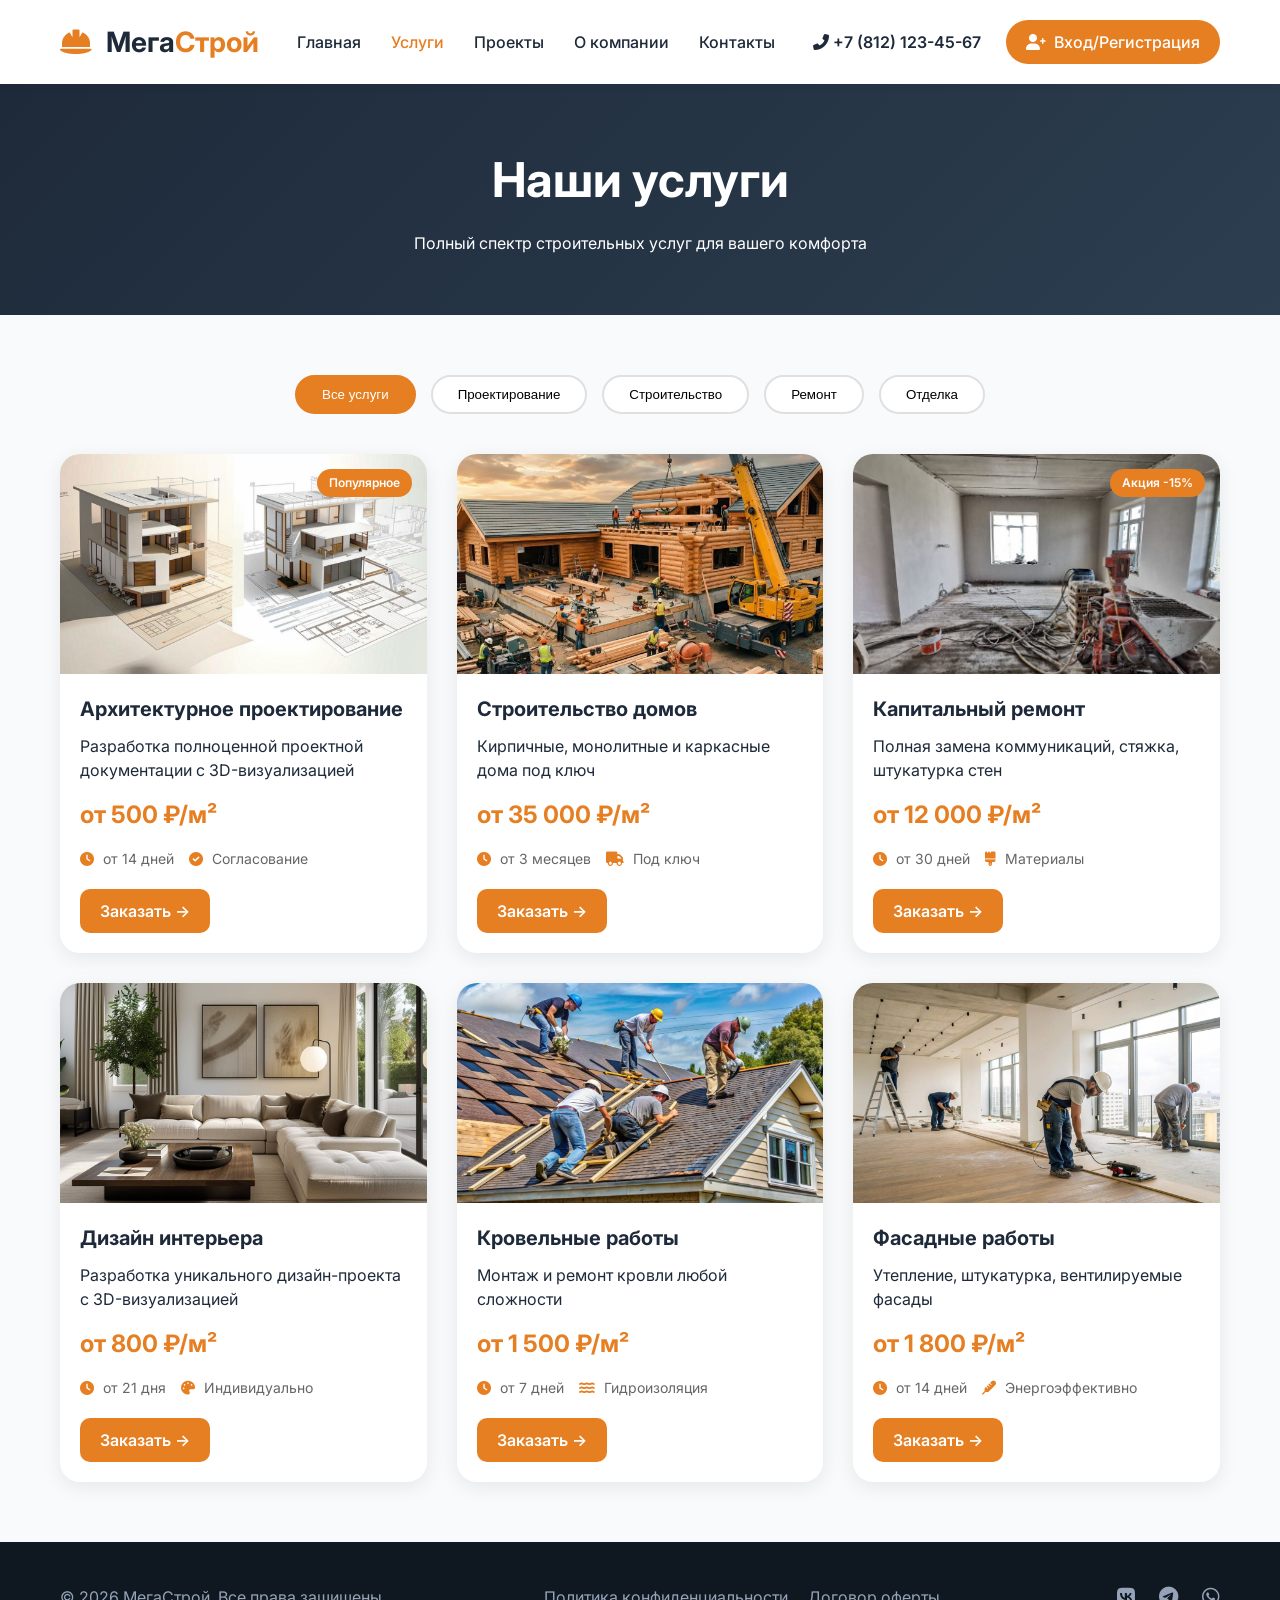
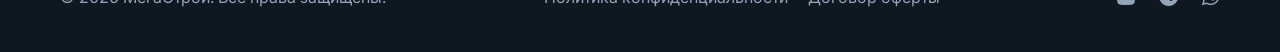
<file: catalog.html>
<!DOCTYPE html>
<html lang="ru">
<head>
    <meta charset="UTF-8">
    <meta name="viewport" content="width=device-width, initial-scale=1.0">
    <title>Услуги - МегаСтрой</title>
    <link rel="stylesheet" href="style.css">
    <link rel="stylesheet" href="catalog.css">
    <link href="https://fonts.googleapis.com/css2?family=Inter:opsz,wght@14..32,400;14..32,500;14..32,600;14..32,700&display=swap" rel="stylesheet">
    <link rel="stylesheet" href="https://cdnjs.cloudflare.com/ajax/libs/font-awesome/6.0.0-beta3/css/all.min.css">
</head>
<body>

    <header class="header">
        <div class="container">
            <div class="header-inner">
                <div class="logo">
                    <i class="fas fa-hard-hat"></i>
                    <span>Мега<span class="accent">Строй</span></span>
                </div>
                <nav class="nav">
                    <a href="index.html">Главная</a>
                    <a href="catalog.html" class="active">Услуги</a>
                    <a href="projects.html">Проекты</a>
                    <a href="index.html#about">О компании</a>
                    <a href="index.html#contacts">Контакты</a>
                </nav>
                <div class="header-right">
                    <div class="header-phone">
                        <i class="fas fa-phone-alt"></i>
                        <a href="tel:+78121234567">+7 (812) 123-45-67</a>
                    </div>
                    <div id="authButton"></div>
                </div>
                <button class="mobile-toggle" id="mobileToggle">
                    <i class="fas fa-bars"></i>
                </button>
            </div>
        </div>
    </header>

    <section class="page-header">
        <div class="container">
            <h1>Наши услуги</h1>
            <p>Полный спектр строительных услуг для вашего комфорта</p>
        </div>
    </section>

    <section class="catalog">
        <div class="container">
            <div class="catalog-filters">
                <button class="filter-btn active" data-filter="all">Все услуги</button>
                <button class="filter-btn" data-filter="design">Проектирование</button>
                <button class="filter-btn" data-filter="building">Строительство</button>
                <button class="filter-btn" data-filter="repair">Ремонт</button>
                <button class="filter-btn" data-filter="finish">Отделка</button>
            </div>

            <div class="catalog-grid">
                <div class="catalog-item" data-category="design">
                    <div class="catalog-image">
                        <img src="/img/проектирование.jpg" alt="Проектирование">
                        <div class="catalog-badge">Популярное</div>
                    </div>
                    <div class="catalog-content">
                        <h3>Архитектурное проектирование</h3>
                        <p>Разработка полноценной проектной документации с 3D-визуализацией</p>
                        <div class="catalog-price">от 500 ₽/м²</div>
                        <div class="catalog-features">
                            <span><i class="fas fa-clock"></i> от 14 дней</span>
                            <span><i class="fas fa-check-circle"></i> Согласование</span>
                        </div>
                        <a href="register.html" class="btn-order">Заказать →</a>
                    </div>
                </div>

                <div class="catalog-item" data-category="building">
                    <div class="catalog-image">
                        <img src="/img/строительство домов.jpg" alt="Строительство домов">
                    </div>
                    <div class="catalog-content">
                        <h3>Строительство домов</h3>
                        <p>Кирпичные, монолитные и каркасные дома под ключ</p>
                        <div class="catalog-price">от 35 000 ₽/м²</div>
                        <div class="catalog-features">
                            <span><i class="fas fa-clock"></i> от 3 месяцев</span>
                            <span><i class="fas fa-truck"></i> Под ключ</span>
                        </div>
                        <a href="register.html" class="btn-order">Заказать →</a>
                    </div>
                </div>

                <div class="catalog-item" data-category="repair">
                    <div class="catalog-image">
                        <img src="/img/капитальный ремонт дома.jpg" alt="Капитальный ремонт">
                        <div class="catalog-badge">Акция -15%</div>
                    </div>
                    <div class="catalog-content">
                        <h3>Капитальный ремонт</h3>
                        <p>Полная замена коммуникаций, стяжка, штукатурка стен</p>
                        <div class="catalog-price">от 12 000 ₽/м²</div>
                        <div class="catalog-features">
                            <span><i class="fas fa-clock"></i> от 30 дней</span>
                            <span><i class="fas fa-brush"></i> Материалы</span>
                        </div>
                        <a href="register.html" class="btn-order">Заказать →</a>
                    </div>
                </div>

                <div class="catalog-item" data-category="finish">
                    <div class="catalog-image">
                        <img src="/img/дизайн интерьера.jpg" alt="Дизайн интерьера">
                    </div>
                    <div class="catalog-content">
                        <h3>Дизайн интерьера</h3>
                        <p>Разработка уникального дизайн-проекта с 3D-визуализацией</p>
                        <div class="catalog-price">от 800 ₽/м²</div>
                        <div class="catalog-features">
                            <span><i class="fas fa-clock"></i> от 21 дня</span>
                            <span><i class="fas fa-palette"></i> Индивидуально</span>
                        </div>
                        <a href="register.html" class="btn-order">Заказать →</a>
                    </div>
                </div>

                <div class="catalog-item" data-category="building">
                    <div class="catalog-image">
                        <img src="/img/кровельные работы.jpg" alt="Кровельные работы">
                    </div>
                    <div class="catalog-content">
                        <h3>Кровельные работы</h3>
                        <p>Монтаж и ремонт кровли любой сложности</p>
                        <div class="catalog-price">от 1 500 ₽/м²</div>
                        <div class="catalog-features">
                            <span><i class="fas fa-clock"></i> от 7 дней</span>
                            <span><i class="fas fa-water"></i> Гидроизоляция</span>
                        </div>
                        <a href="register.html" class="btn-order">Заказать →</a>
                    </div>
                </div>

                <div class="catalog-item" data-category="finish">
                    <div class="catalog-image">
                       <img src="/img/955854fa-af88-46e0-abc6-5c0d8f391e64.png" alt="Фасадные работы">
                    </div>
                    <div class="catalog-content">
                        <h3>Фасадные работы</h3>
                        <p>Утепление, штукатурка, вентилируемые фасады</p>
                        <div class="catalog-price">от 1 800 ₽/м²</div>
                        <div class="catalog-features">
                            <span><i class="fas fa-clock"></i> от 14 дней</span>
                            <span><i class="fas fa-thermometer"></i> Энергоэффективно</span>
                        </div>
                        <a href="register.html" class="btn-order">Заказать →</a>
                    </div>
                </div>
            </div>
        </div>
    </section>

    <footer class="footer">
        <div class="container">
            <div class="footer-inner">
                <div class="footer-copy">© 2026 МегаСтрой. Все права защищены.</div>
                <div class="footer-links">
                    <a href="#">Политика конфиденциальности</a>
                    <a href="#">Договор оферты</a>
                </div>
                <div class="footer-social">
                    <a href="#"><i class="fab fa-vk"></i></a>
                    <a href="#"><i class="fab fa-telegram"></i></a>
                    <a href="#"><i class="fab fa-whatsapp"></i></a>
                </div>
            </div>
        </div>
    </footer>

    <script src="script.js"></script>
    <script>
        const filterBtns = document.querySelectorAll('.filter-btn');
        const catalogItems = document.querySelectorAll('.catalog-item');

        filterBtns.forEach(btn => {
            btn.addEventListener('click', () => {
                filterBtns.forEach(b => b.classList.remove('active'));
                btn.classList.add('active');
                const filter = btn.dataset.filter;

                catalogItems.forEach(item => {
                    if (filter === 'all' || item.dataset.category === filter) {
                        item.style.display = 'block';
                    } else {
                        item.style.display = 'none';
                    }
                });
            });
        });

        function updateAuthUI() {
            const currentUser = localStorage.getItem('currentUser');
            const authButton = document.getElementById('authButton');
            
            if (currentUser) {
                const user = JSON.parse(currentUser);
                authButton.innerHTML = `
                    <div class="user-menu" style="position: relative;">
                        <span class="user-name" style="background: #e67e22; color: white; padding: 8px 16px; border-radius: 30px; cursor: pointer; display: inline-flex; align-items: center; gap: 8px;">
                            <i class="fas fa-user-circle"></i> ${user.name}
                        </span>
                        <div class="user-dropdown" style="display: none; position: absolute; right: 0; top: 45px; background: white; box-shadow: 0 10px 25px rgba(0,0,0,0.1); border-radius: 12px; overflow: hidden; min-width: 180px; z-index: 100;">
                            <a href="profile.html" style="display: flex; align-items: center; gap: 10px; padding: 12px 20px; text-decoration: none; color: #1e2a3a;"><i class="fas fa-id-card"></i> Личный кабинет</a>
                            <a href="#" id="logoutBtn" style="display: flex; align-items: center; gap: 10px; padding: 12px 20px; text-decoration: none; color: #1e2a3a;"><i class="fas fa-sign-out-alt"></i> Выйти</a>
                        </div>
                    </div>
                `;
                const userMenu = document.querySelector('.user-menu');
                const userDropdown = document.querySelector('.user-dropdown');
                if (userMenu) {
                    userMenu.addEventListener('mouseenter', () => { userDropdown.style.display = 'block'; });
                    userMenu.addEventListener('mouseleave', () => { userDropdown.style.display = 'none'; });
                }
                document.getElementById('logoutBtn')?.addEventListener('click', (e) => {
                    e.preventDefault();
                    localStorage.removeItem('currentUser');
                    window.location.href = 'index.html';
                });
            } else {
                authButton.innerHTML = `<a href="register.html" class="btn-register"><i class="fas fa-user-plus"></i> Вход/Регистрация</a>`;
            }
        }
        updateAuthUI();
    </script>
</body>
</html>
</file>
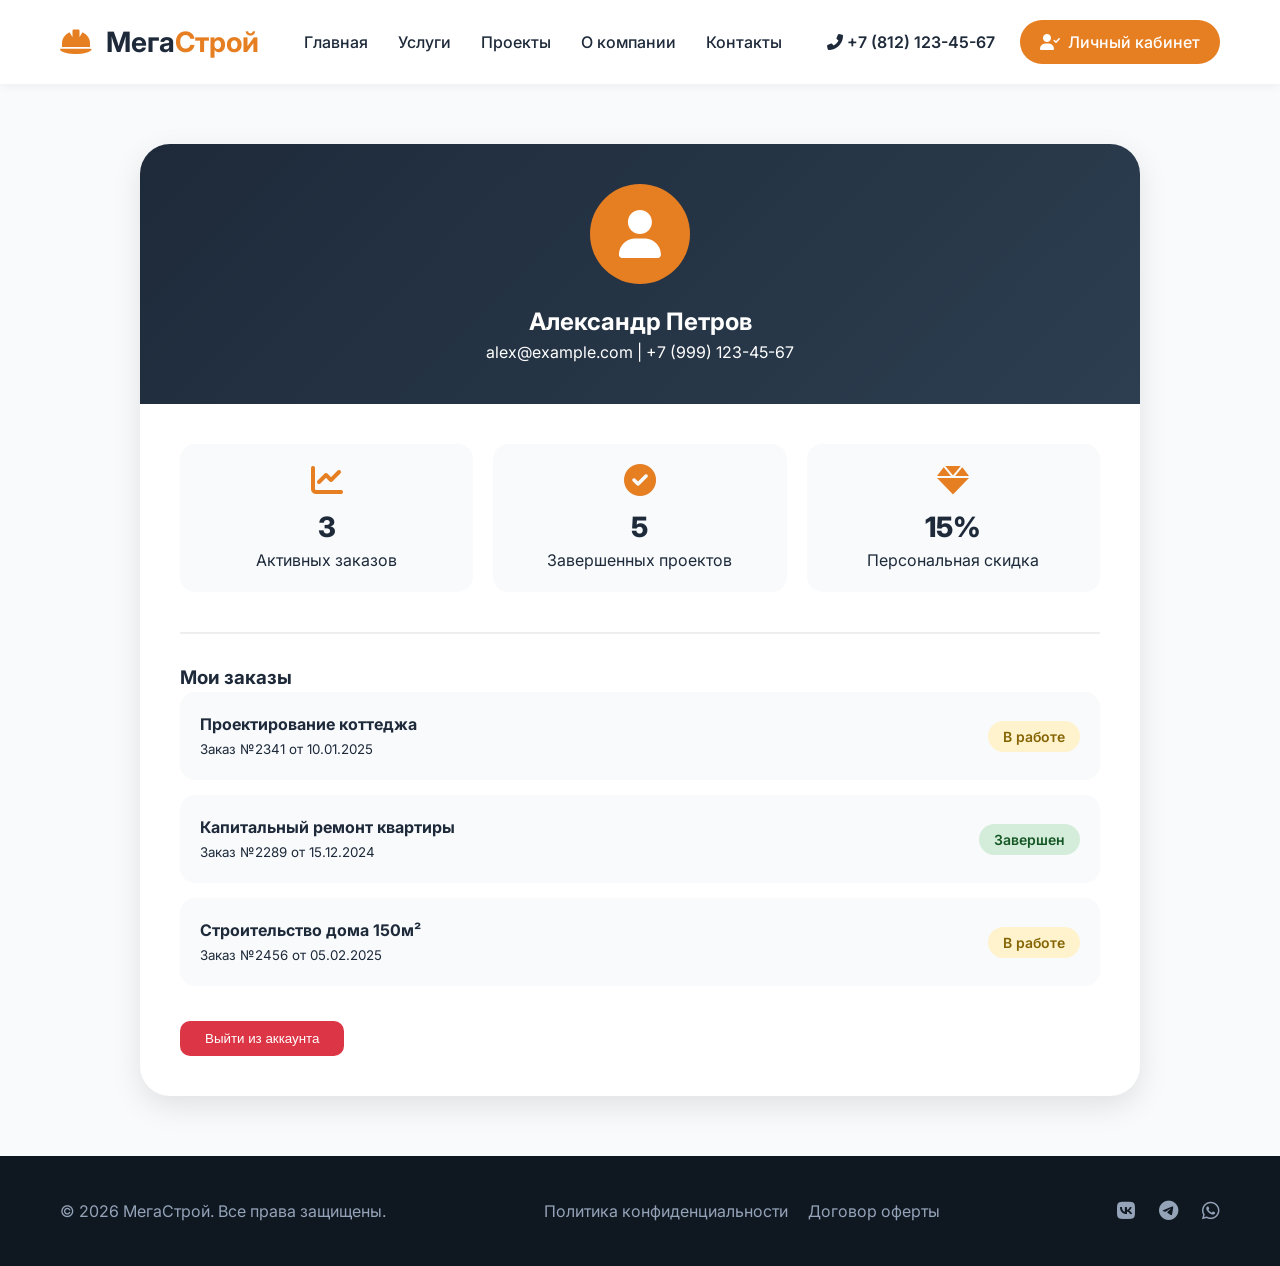
<file: profile.html>
<!DOCTYPE html>
<html lang="ru">
<head>
    <meta charset="UTF-8">
    <meta name="viewport" content="width=device-width, initial-scale=1.0">
    <title>Личный кабинет - МегаСтрой</title>
    <link rel="stylesheet" href="style.css">
    <link href="https://fonts.googleapis.com/css2?family=Inter:opsz,wght@14..32,400;14..32,500;14..32,600;14..32,700&display=swap" rel="stylesheet">
    <link rel="stylesheet" href="https://cdnjs.cloudflare.com/ajax/libs/font-awesome/6.0.0-beta3/css/all.min.css">
    <style>
        .profile-page {
            padding: 60px 0;
            background: #f8fafc;
            min-height: 70vh;
        }
        .profile-container {
            max-width: 1000px;
            margin: 0 auto;
            background: white;
            border-radius: 30px;
            overflow: hidden;
            box-shadow: 0 10px 30px rgba(0,0,0,0.1);
        }
        .profile-header {
            background: linear-gradient(135deg, #1e2a3a 0%, #2c3e50 100%);
            color: white;
            padding: 40px;
            text-align: center;
        }
        .profile-avatar {
            width: 100px;
            height: 100px;
            background: #e67e22;
            border-radius: 50%;
            display: flex;
            align-items: center;
            justify-content: center;
            margin: 0 auto 20px;
            font-size: 48px;
        }
        .profile-content {
            padding: 40px;
        }
        .profile-stats {
            display: grid;
            grid-template-columns: repeat(3, 1fr);
            gap: 20px;
            margin-bottom: 40px;
        }
        .stat-card {
            background: #f8fafc;
            padding: 20px;
            border-radius: 15px;
            text-align: center;
        }
        .stat-card i {
            font-size: 32px;
            color: #e67e22;
            margin-bottom: 10px;
        }
        .stat-card .number {
            font-size: 28px;
            font-weight: 800;
            color: #1e2a3a;
        }
        .orders-list {
            border-top: 2px solid #eee;
            padding-top: 30px;
        }
        .order-item {
            background: #f8fafc;
            padding: 20px;
            border-radius: 15px;
            margin-bottom: 15px;
            display: flex;
            justify-content: space-between;
            align-items: center;
        }
        .order-status {
            padding: 5px 15px;
            border-radius: 20px;
            font-size: 14px;
            font-weight: 600;
        }
        .status-completed {
            background: #d4edda;
            color: #155724;
        }
        .status-progress {
            background: #fff3cd;
            color: #856404;
        }
        .btn-logout {
            background: #dc3545;
            color: white;
            border: none;
            padding: 10px 25px;
            border-radius: 10px;
            cursor: pointer;
            margin-top: 20px;
        }
        .btn-logout:hover {
            background: #c82333;
        }
    </style>
</head>
<body>

    <header class="header">
        <div class="container">
            <div class="header-inner">
                <div class="logo">
                    <i class="fas fa-hard-hat"></i>
                    <span>Мега<span class="accent">Строй</span></span>
                </div>
                <nav class="nav">
                    <a href="index.html">Главная</a>
                    <a href="catalog.html">Услуги</a>
                    <a href="projects.html">Проекты</a>
                    <a href="index.html#about">О компании</a>
                    <a href="index.html#contacts">Контакты</a>
                </nav>
                <div class="header-right">
                    <div class="header-phone">
                        <i class="fas fa-phone-alt"></i>
                        <a href="tel:+78121234567">+7 (812) 123-45-67</a>
                    </div>
                    <a href="register.html" class="btn-register">
                        <i class="fas fa-user-check"></i> Личный кабинет
                    </a>
                </div>
                <button class="mobile-toggle" id="mobileToggle">
                    <i class="fas fa-bars"></i>
                </button>
            </div>
        </div>
    </header>

    <section class="profile-page">
        <div class="container">
            <div class="profile-container">
                <div class="profile-header">
                    <div class="profile-avatar">
                        <i class="fas fa-user"></i>
                    </div>
                    <h2>Александр Петров</h2>
                    <p>alex@example.com | +7 (999) 123-45-67</p>
                </div>
                <div class="profile-content">
                    <div class="profile-stats">
                        <div class="stat-card">
                            <i class="fas fa-chart-line"></i>
                            <div class="number">3</div>
                            <div>Активных заказов</div>
                        </div>
                        <div class="stat-card">
                            <i class="fas fa-check-circle"></i>
                            <div class="number">5</div>
                            <div>Завершенных проектов</div>
                        </div>
                        <div class="stat-card">
                            <i class="fas fa-gem"></i>
                            <div class="number">15%</div>
                            <div>Персональная скидка</div>
                        </div>
                    </div>

                    <div class="orders-list">
                        <h3>Мои заказы</h3>
                        <div class="order-item">
                            <div>
                                <strong>Проектирование коттеджа</strong><br>
                                <small>Заказ №2341 от 10.01.2025</small>
                            </div>
                            <div class="order-status status-progress">В работе</div>
                        </div>
                        <div class="order-item">
                            <div>
                                <strong>Капитальный ремонт квартиры</strong><br>
                                <small>Заказ №2289 от 15.12.2024</small>
                            </div>
                            <div class="order-status status-completed">Завершен</div>
                        </div>
                        <div class="order-item">
                            <div>
                                <strong>Строительство дома 150м²</strong><br>
                                <small>Заказ №2456 от 05.02.2025</small>
                            </div>
                            <div class="order-status status-progress">В работе</div>
                        </div>
                    </div>

                    <button class="btn-logout" onclick="logout()">Выйти из аккаунта</button>
                </div>
            </div>
        </div>
    </section>

    <footer class="footer">
        <div class="container">
            <div class="footer-inner">
                <div class="footer-copy">© 2026 МегаСтрой. Все права защищены.</div>
                <div class="footer-links">
                    <a href="#">Политика конфиденциальности</a>
                    <a href="#">Договор оферты</a>
                </div>
                <div class="footer-social">
                    <a href="#"><i class="fab fa-vk"></i></a>
                    <a href="#"><i class="fab fa-telegram"></i></a>
                    <a href="#"><i class="fab fa-whatsapp"></i></a>
                </div>
            </div>
        </div>
    </footer>

    <script src="script.js"></script>
    <script>
        function logout() {
            if(confirm('Вы уверены, что хотите выйти?')) {
                window.location.href = 'index.html';
            }
        }
    </script>
</body>
</html>
</file>
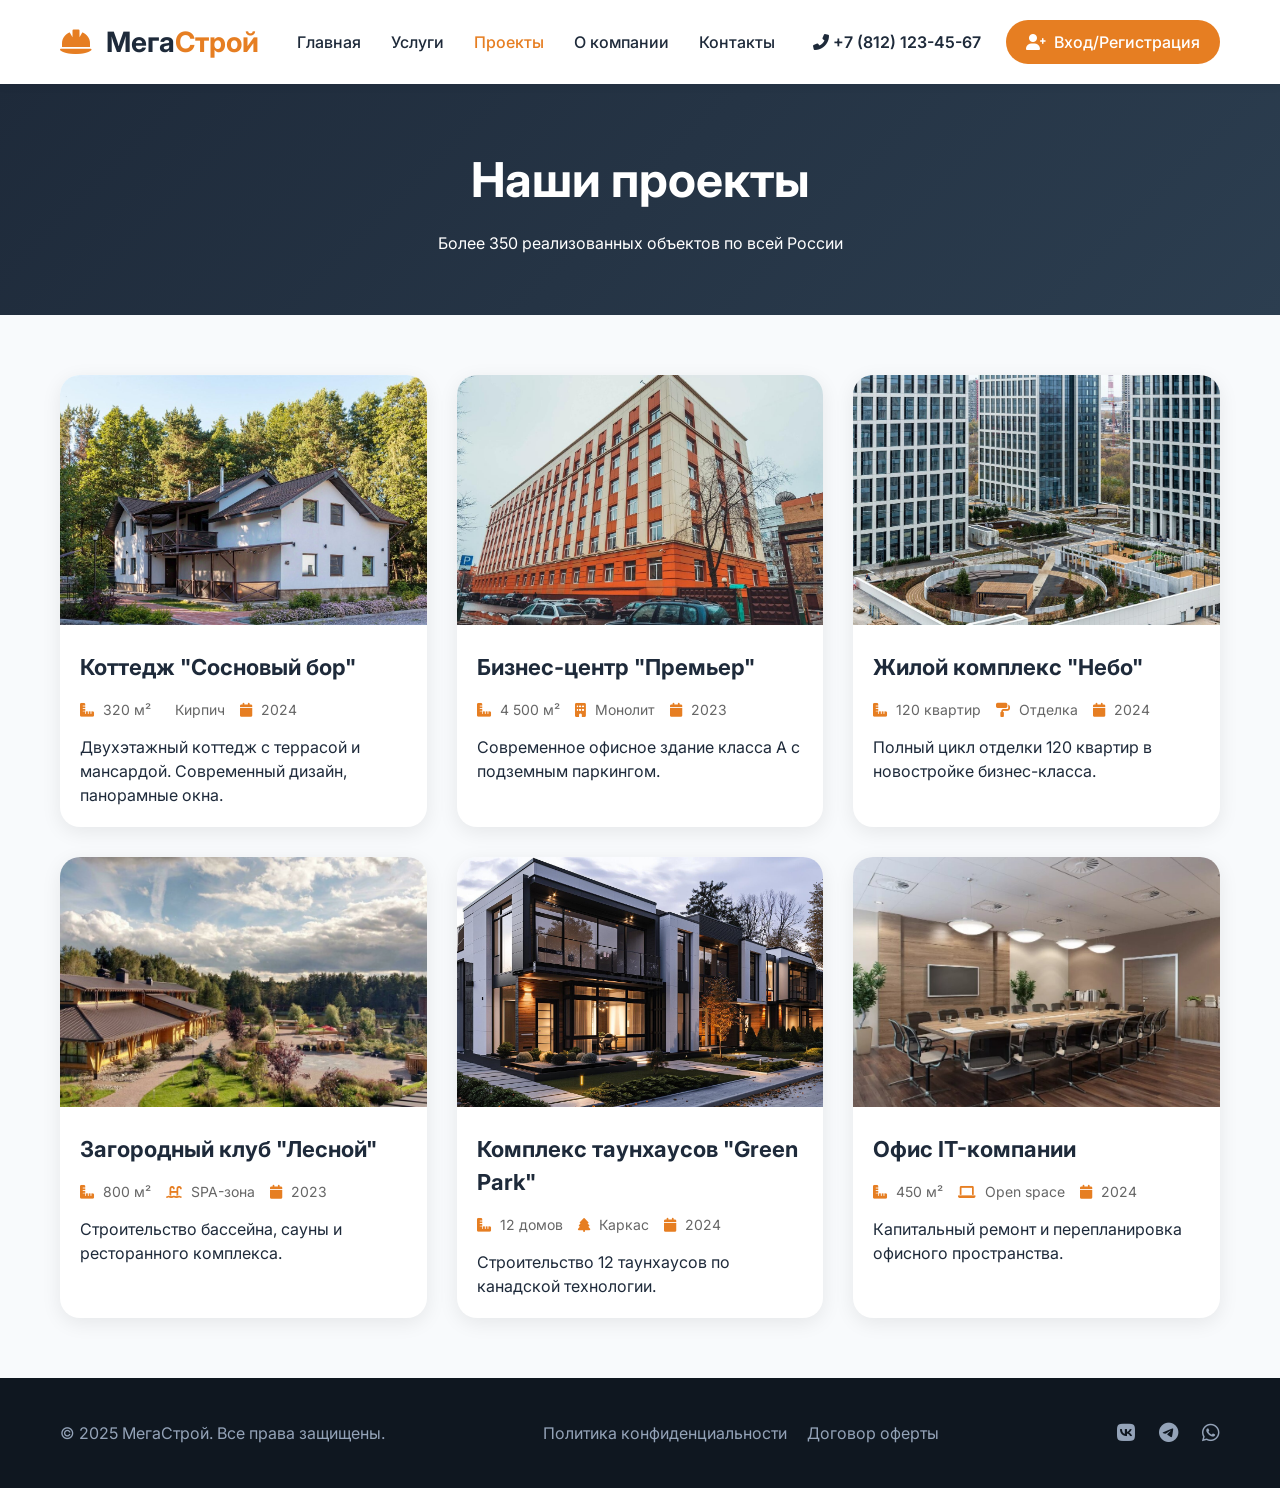
<file: projects.html>
<!DOCTYPE html>
<html lang="ru">
<head>
    <meta charset="UTF-8">
    <meta name="viewport" content="width=device-width, initial-scale=1.0">
    <title>Наши проекты - МегаСтрой</title>
    <link rel="stylesheet" href="style.css">
    <link href="https://fonts.googleapis.com/css2?family=Inter:opsz,wght@14..32,400;14..32,500;14..32,600;14..32,700&display=swap" rel="stylesheet">
    <link rel="stylesheet" href="https://cdnjs.cloudflare.com/ajax/libs/font-awesome/6.0.0-beta3/css/all.min.css">
    <style>
        .projects-gallery {
            padding: 60px 0;
            background: #f8fafc;
        }
        .projects-grid {
            display: grid;
            grid-template-columns: repeat(auto-fill, minmax(350px, 1fr));
            gap: 30px;
        }
        .project-card {
            background: white;
            border-radius: 20px;
            overflow: hidden;
            box-shadow: 0 5px 20px rgba(0,0,0,0.08);
            transition: transform 0.3s;
        }
        .project-card:hover {
            transform: translateY(-5px);
        }
        .project-card img {
            width: 100%;
            height: 250px;
            object-fit: cover;
        }
        .project-info {
            padding: 20px;
        }
        .project-info h3 {
            font-size: 22px;
            margin-bottom: 10px;
        }
        .project-meta {
            display: flex;
            gap: 15px;
            margin: 15px 0;
            color: #666;
            font-size: 14px;
        }
        .project-meta i {
            color: #e67e22;
            margin-right: 5px;
        }
        .page-header {
            background: linear-gradient(135deg, #1e2a3a 0%, #2c3e50 100%);
            color: white;
            padding: 60px 0;
            text-align: center;
        }
        .page-header h1 {
            font-size: 48px;
            margin-bottom: 15px;
        }
    </style>
</head>
<body>

    <header class="header">
        <div class="container">
            <div class="header-inner">
                <div class="logo">
                    <i class="fas fa-hard-hat"></i>
                    <span>Мега<span class="accent">Строй</span></span>
                </div>
                <nav class="nav">
                    <a href="index.html">Главная</a>
                    <a href="catalog.html">Услуги</a>
                    <a href="projects.html" class="active">Проекты</a>
                    <a href="index.html#about">О компании</a>
                    <a href="index.html#contacts">Контакты</a>
                </nav>
                <div class="header-right">
                    <div class="header-phone">
                        <i class="fas fa-phone-alt"></i>
                        <a href="tel:+78121234567">+7 (812) 123-45-67</a>
                    </div>
                    <div id="authButton"></div>
                </div>
                <button class="mobile-toggle" id="mobileToggle">
                    <i class="fas fa-bars"></i>
                </button>
            </div>
        </div>
    </header>

    <section class="page-header">
        <div class="container">
            <h1>Наши проекты</h1>
            <p>Более 350 реализованных объектов по всей России</p>
        </div>
    </section>

    <section class="projects-gallery">
        <div class="container">
            <div class="projects-grid">
                <div class="project-card">
                    <img src="/img/сосновый бор.jpg" alt="Коттедж Сосновый бор">
                    <div class="project-info">
                        <h3>Коттедж "Сосновый бор"</h3>
                        <div class="project-meta">
                            <span><i class="fas fa-ruler-combined"></i> 320 м²</span>
                            <span><i class="fas fa-brick"></i> Кирпич</span>
                            <span><i class="fas fa-calendar"></i> 2024</span>
                        </div>
                        <p>Двухэтажный коттедж с террасой и мансардой. Современный дизайн, панорамные окна.</p>
                    </div>
                </div>

                <div class="project-card">
                    <img src="/img/бизнес центр премьер.jpg" alt="Бизнес-центр Премьер">
                    <div class="project-info">
                        <h3>Бизнес-центр "Премьер"</h3>
                        <div class="project-meta">
                            <span><i class="fas fa-ruler-combined"></i> 4 500 м²</span>
                            <span><i class="fas fa-building"></i> Монолит</span>
                            <span><i class="fas fa-calendar"></i> 2023</span>
                        </div>
                        <p>Современное офисное здание класса А с подземным паркингом.</p>
                    </div>
                </div>

                <div class="project-card">
                    <img src="/img/жк небо.jpg" alt="ЖК Небо">
                    <div class="project-info">
                        <h3>Жилой комплекс "Небо"</h3>
                        <div class="project-meta">
                            <span><i class="fas fa-ruler-combined"></i> 120 квартир</span>
                            <span><i class="fas fa-paint-roller"></i> Отделка</span>
                            <span><i class="fas fa-calendar"></i> 2024</span>
                        </div>
                        <p>Полный цикл отделки 120 квартир в новостройке бизнес-класса.</p>
                    </div>
                </div>

                <div class="project-card">
                    <img src="/img/загородный клуб.jpg" alt="Загородный клуб">
                    <div class="project-info">
                        <h3>Загородный клуб "Лесной"</h3>
                        <div class="project-meta">
                            <span><i class="fas fa-ruler-combined"></i> 800 м²</span>
                            <span><i class="fas fa-swimming-pool"></i> SPA-зона</span>
                            <span><i class="fas fa-calendar"></i> 2023</span>
                        </div>
                        <p>Строительство бассейна, сауны и ресторанного комплекса.</p>
                    </div>
                </div>

                <div class="project-card">
                    <img src="/img/таунхаусы.jpg" alt="Таунхаусы">
                    <div class="project-info">
                        <h3>Комплекс таунхаусов "Green Park"</h3>
                        <div class="project-meta">
                            <span><i class="fas fa-ruler-combined"></i> 12 домов</span>
                            <span><i class="fas fa-tree"></i> Каркас</span>
                            <span><i class="fas fa-calendar"></i> 2024</span>
                        </div>
                        <p>Строительство 12 таунхаусов по канадской технологии.</p>
                    </div>
                </div>

                <div class="project-card">
                    <img src="/img/ремонт офиса.jpg" alt="Ремонт офиса">
                    <div class="project-info">
                        <h3>Офис IT-компании</h3>
                        <div class="project-meta">
                            <span><i class="fas fa-ruler-combined"></i> 450 м²</span>
                            <span><i class="fas fa-laptop"></i> Open space</span>
                            <span><i class="fas fa-calendar"></i> 2024</span>
                        </div>
                        <p>Капитальный ремонт и перепланировка офисного пространства.</p>
                    </div>
                </div>
            </div>
        </div>
    </section>

    <footer class="footer">
        <div class="container">
            <div class="footer-inner">
                <div class="footer-copy">© 2025 МегаСтрой. Все права защищены.</div>
                <div class="footer-links">
                    <a href="#">Политика конфиденциальности</a>
                    <a href="#">Договор оферты</a>
                </div>
                <div class="footer-social">
                    <a href="#"><i class="fab fa-vk"></i></a>
                    <a href="#"><i class="fab fa-telegram"></i></a>
                    <a href="#"><i class="fab fa-whatsapp"></i></a>
                </div>
            </div>
        </div>
    </footer>

    <script src="script.js"></script>
    <script>
        function updateAuthUI() {
            const currentUser = localStorage.getItem('currentUser');
            const authButton = document.getElementById('authButton');
            
            if (currentUser) {
                const user = JSON.parse(currentUser);
                authButton.innerHTML = `
                    <div class="user-menu" style="position: relative;">
                        <span class="user-name" style="background: #e67e22; color: white; padding: 8px 16px; border-radius: 30px; cursor: pointer; display: inline-flex; align-items: center; gap: 8px;">
                            <i class="fas fa-user-circle"></i> ${user.name}
                        </span>
                        <div class="user-dropdown" style="display: none; position: absolute; right: 0; top: 45px; background: white; box-shadow: 0 10px 25px rgba(0,0,0,0.1); border-radius: 12px; overflow: hidden; min-width: 180px; z-index: 100;">
                            <a href="profile.html" style="display: flex; align-items: center; gap: 10px; padding: 12px 20px; text-decoration: none; color: #1e2a3a;"><i class="fas fa-id-card"></i> Личный кабинет</a>
                            <a href="#" id="logoutBtn" style="display: flex; align-items: center; gap: 10px; padding: 12px 20px; text-decoration: none; color: #1e2a3a;"><i class="fas fa-sign-out-alt"></i> Выйти</a>
                        </div>
                    </div>
                `;
                const userMenu = document.querySelector('.user-menu');
                const userDropdown = document.querySelector('.user-dropdown');
                if (userMenu) {
                    userMenu.addEventListener('mouseenter', () => { userDropdown.style.display = 'block'; });
                    userMenu.addEventListener('mouseleave', () => { userDropdown.style.display = 'none'; });
                }
                document.getElementById('logoutBtn')?.addEventListener('click', (e) => {
                    e.preventDefault();
                    localStorage.removeItem('currentUser');
                    window.location.href = 'index.html';
                });
            } else {
                authButton.innerHTML = `<a href="register.html" class="btn-register"><i class="fas fa-user-plus"></i> Вход/Регистрация</a>`;
            }
        }
        updateAuthUI();
    </script>
</body>
</html>
</file>
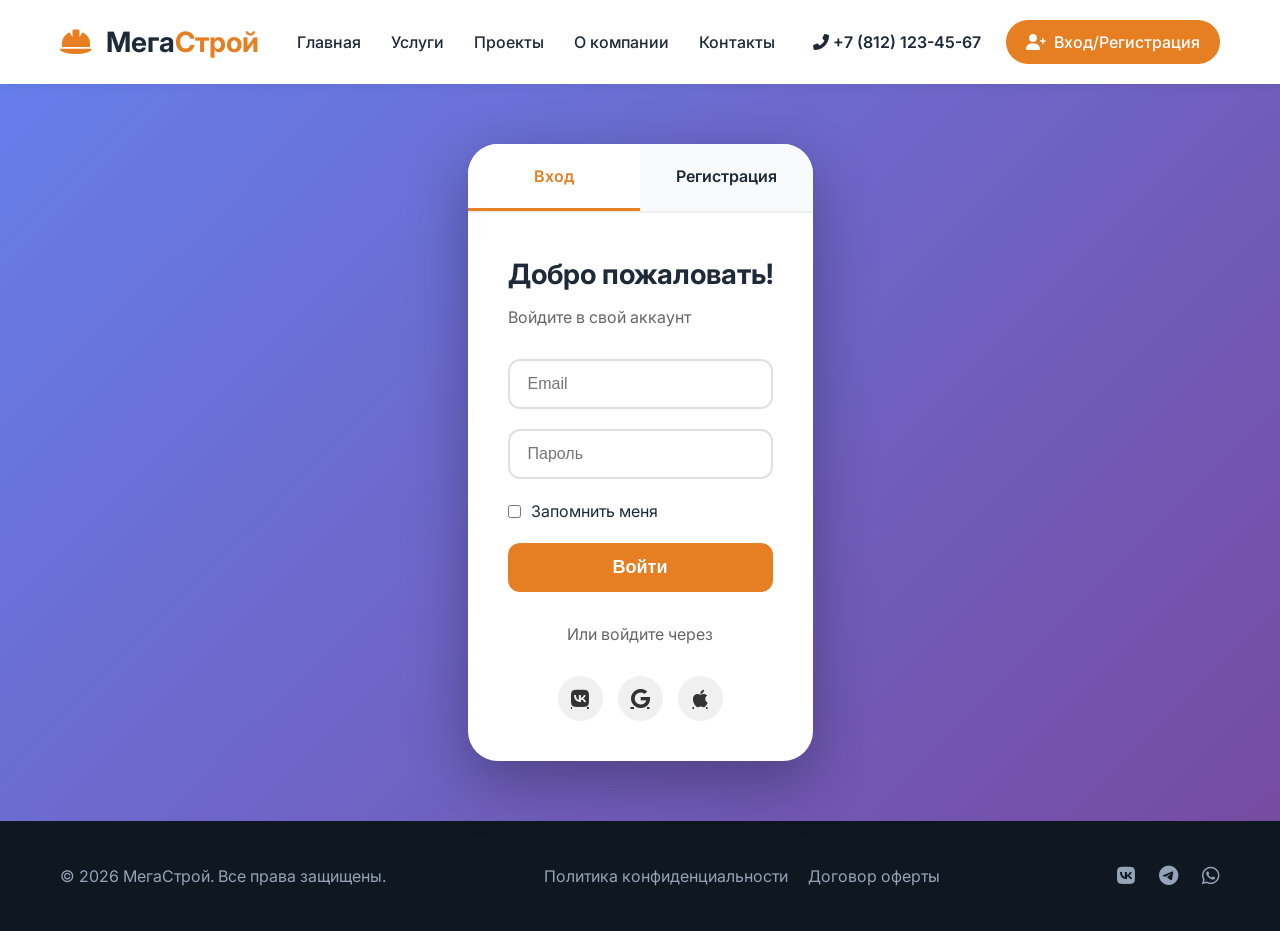
<file: register.html>
<!DOCTYPE html>
<html lang="ru">
<head>
    <meta charset="UTF-8">
    <meta name="viewport" content="width=device-width, initial-scale=1.0">
    <title>Регистрация и вход - МегаСтрой</title>
    <link rel="stylesheet" href="style.css">
    <link href="https://fonts.googleapis.com/css2?family=Inter:opsz,wght@14..32,400;14..32,500;14..32,600;14..32,700&display=swap" rel="stylesheet">
    <link rel="stylesheet" href="https://cdnjs.cloudflare.com/ajax/libs/font-awesome/6.0.0-beta3/css/all.min.css">
    <style>
        .auth-page {
            min-height: 80vh;
            display: flex;
            align-items: center;
            padding: 60px 0;
            background: linear-gradient(135deg, #667eea 0%, #764ba2 100%);
        }
        .auth-container {
            max-width: 500px;
            margin: 0 auto;
            background: white;
            border-radius: 30px;
            box-shadow: 0 20px 60px rgba(0,0,0,0.3);
            overflow: hidden;
        }
        .auth-tabs {
            display: flex;
            border-bottom: 2px solid #eee;
        }
        .auth-tab {
            flex: 1;
            text-align: center;
            padding: 20px;
            cursor: pointer;
            font-weight: 600;
            transition: all 0.3s;
            background: #f8fafc;
        }
        .auth-tab.active {
            background: white;
            color: #e67e22;
            border-bottom: 3px solid #e67e22;
        }
        .auth-form {
            padding: 40px;
            display: none;
        }
        .auth-form.active {
            display: block;
        }
        .auth-form h2 {
            margin-bottom: 10px;
            font-size: 28px;
        }
        .auth-form p {
            color: #666;
            margin-bottom: 30px;
        }
        .form-group {
            margin-bottom: 20px;
        }
        .form-group input {
            width: 100%;
            padding: 14px 18px;
            border: 2px solid #e0e0e0;
            border-radius: 12px;
            font-size: 16px;
            transition: all 0.3s;
        }
        .form-group input:focus {
            outline: none;
            border-color: #e67e22;
        }
        .checkbox-group {
            display: flex;
            align-items: center;
            gap: 10px;
            margin: 20px 0;
        }
        .auth-btn {
            width: 100%;
            padding: 14px;
            background: #e67e22;
            color: white;
            border: none;
            border-radius: 12px;
            font-size: 18px;
            font-weight: 600;
            cursor: pointer;
            transition: background 0.3s;
        }
        .auth-btn:hover {
            background: #d35400;
        }
        .social-login {
            margin-top: 30px;
            text-align: center;
        }
        .social-icons {
            display: flex;
            justify-content: center;
            gap: 15px;
            margin-top: 15px;
        }
        .social-icons a {
            width: 45px;
            height: 45px;
            background: #f0f0f0;
            border-radius: 50%;
            display: flex;
            align-items: center;
            justify-content: center;
            color: #333;
            font-size: 20px;
            transition: all 0.3s;
        }
        .social-icons a:hover {
            background: #e67e22;
            color: white;
            transform: translateY(-3px);
        }
        .header-auth {
            background: rgba(255,255,255,0.95);
        }
    </style>
</head>
<body>

    <header class="header header-auth">
        <div class="container">
            <div class="header-inner">
                <div class="logo">
                    <i class="fas fa-hard-hat"></i>
                    <span>Мега<span class="accent">Строй</span></span>
                </div>
                <nav class="nav">
                    <a href="index.html">Главная</a>
                    <a href="catalog.html">Услуги</a>
                    <a href="projects.html">Проекты</a>
                    <a href="index.html#about">О компании</a>
                    <a href="index.html#contacts">Контакты</a>
                </nav>
                <div class="header-right">
                    <div class="header-phone">
                        <i class="fas fa-phone-alt"></i>
                        <a href="tel:+78121234567">+7 (812) 123-45-67</a>
                    </div>
                    <a href="register.html" class="btn-register active-btn">
                        <i class="fas fa-user-plus"></i> Вход/Регистрация
                    </a>
                </div>
                <button class="mobile-toggle" id="mobileToggle">
                    <i class="fas fa-bars"></i>
                </button>
            </div>
        </div>
    </header>

    <section class="auth-page">
        <div class="container">
            <div class="auth-container">
                <div class="auth-tabs">
                    <div class="auth-tab active" data-tab="login">Вход</div>
                    <div class="auth-tab" data-tab="register">Регистрация</div>
                </div>

                <!-- Форма входа -->
                <div class="auth-form active" id="login-form">
                    <h2>Добро пожаловать!</h2>
                    <p>Войдите в свой аккаунт</p>
                    <form id="loginForm">
                        <div class="form-group">
                            <input type="email" placeholder="Email" required>
                        </div>
                        <div class="form-group">
                            <input type="password" placeholder="Пароль" required>
                        </div>
                        <div class="checkbox-group">
                            <input type="checkbox" id="remember">
                            <label for="remember">Запомнить меня</label>
                        </div>
                        <button type="submit" class="auth-btn">Войти</button>
                    </form>
                    <div class="social-login">
                        <p>Или войдите через</p>
                        <div class="social-icons">
                            <a href="#"><i class="fab fa-vk"></i></a>
                            <a href="#"><i class="fab fa-google"></i></a>
                            <a href="#"><i class="fab fa-apple"></i></a>
                        </div>
                    </div>
                </div>

                <!-- Форма регистрации -->
                <div class="auth-form" id="register-form">
                    <h2>Создать аккаунт</h2>
                    <p>Зарегистрируйтесь для получения персональных скидок</p>
                    <form id="registerForm">
                        <div class="form-group">
                            <input type="text" placeholder="Ваше имя" required>
                        </div>
                        <div class="form-group">
                            <input type="email" placeholder="Email" required>
                        </div>
                        <div class="form-group">
                            <input type="tel" placeholder="Телефон" required>
                        </div>
                        <div class="form-group">
                            <input type="password" placeholder="Пароль" required>
                        </div>
                        <div class="form-group">
                            <input type="password" placeholder="Подтвердите пароль" required>
                        </div>
                        <div class="checkbox-group">
                            <input type="checkbox" id="agree" required>
                            <label for="agree">Я согласен с условиями обработки персональных данных</label>
                        </div>
                        <button type="submit" class="auth-btn">Зарегистрироваться</button>
                    </form>
                    <div class="social-login">
                        <p>Или зарегистрируйтесь через</p>
                        <div class="social-icons">
                            <a href="#"><i class="fab fa-vk"></i></a>
                            <a href="#"><i class="fab fa-google"></i></a>
                            <a href="#"><i class="fab fa-apple"></i></a>
                        </div>
                    </div>
                </div>
            </div>
        </div>
    </section>

    <footer class="footer">
        <div class="container">
            <div class="footer-inner">
                <div class="footer-copy">© 2026 МегаСтрой. Все права защищены.</div>
                <div class="footer-links">
                    <a href="#">Политика конфиденциальности</a>
                    <a href="#">Договор оферты</a>
                </div>
                <div class="footer-social">
                    <a href="#"><i class="fab fa-vk"></i></a>
                    <a href="#"><i class="fab fa-telegram"></i></a>
                    <a href="#"><i class="fab fa-whatsapp"></i></a>
                </div>
            </div>
        </div>
    </footer>

    <script src="script.js"></script>
    <script>
        // Переключение между формами
        const tabs = document.querySelectorAll('.auth-tab');
        const forms = document.querySelectorAll('.auth-form');

        tabs.forEach(tab => {
            tab.addEventListener('click', () => {
                const tabId = tab.dataset.tab;
                tabs.forEach(t => t.classList.remove('active'));
                tab.classList.add('active');
                forms.forEach(form => form.classList.remove('active'));
                document.getElementById(`${tabId}-form`).classList.add('active');
            });
        });

        // Обработка отправки форм
        document.getElementById('loginForm')?.addEventListener('submit', (e) => {
            e.preventDefault();
            alert('Успешный вход! Добро пожаловать в личный кабинет.');
            window.location.href = 'profile.html';
        });

        document.getElementById('registerForm')?.addEventListener('submit', (e) => {
            e.preventDefault();
            alert('Регистрация успешно завершена! Теперь вы можете войти.');
            document.querySelector('[data-tab="login"]').click();
        });
    </script>
</body>
</html>
</file>
<file: style.css>
* {
    margin: 0;
    padding: 0;
    box-sizing: border-box;
}

body {
    font-family: 'Inter', sans-serif;
    color: #1e2a3a;
    line-height: 1.5;
    background-color: #fff;
}

.container {
    max-width: 1200px;
    margin: 0 auto;
    padding: 0 20px;
}

.accent {
    color: #e67e22;
}

/* ШАПКА */
.header {
    background: #fff;
    box-shadow: 0 2px 10px rgba(0,0,0,0.05);
    position: sticky;
    top: 0;
    z-index: 100;
}

.header-inner {
    display: flex;
    justify-content: space-between;
    align-items: center;
    padding: 20px 0;
}

.logo {
    font-size: 28px;
    font-weight: 700;
}

.logo i {
    color: #e67e22;
    margin-right: 8px;
}

.nav {
    display: flex;
    gap: 30px;
}

.nav a {
    text-decoration: none;
    color: #1e2a3a;
    font-weight: 500;
    transition: color 0.3s;
}

.nav a:hover,
.nav a.active {
    color: #e67e22;
}

.header-right {
    display: flex;
    align-items: center;
    gap: 25px;
}

.header-phone a {
    text-decoration: none;
    font-weight: 600;
    color: #1e2a3a;
}

.btn-register {
    background: #e67e22;
    color: white;
    padding: 10px 20px;
    border-radius: 30px;
    text-decoration: none;
    font-weight: 500;
    transition: all 0.3s;
    display: inline-flex;
    align-items: center;
    gap: 8px;
}

.btn-register:hover {
    background: #d35400;
    transform: translateY(-2px);
}

.mobile-toggle {
    display: none;
    background: none;
    border: none;
    font-size: 24px;
    cursor: pointer;
}

/* HERO */
.hero {
    background: linear-gradient(rgba(0,0,0,0.6), rgba(0,0,0,0.6)), url('https://images.pexels.com/photos/2760242/pexels-photo-2760242.jpeg?auto=compress&cs=tinysrgb&w=1600');
    background-size: cover;
    background-position: center;
    min-height: 85vh;
    display: flex;
    align-items: center;
    color: white;
}

.hero-content {
    max-width: 700px;
}

.hero-content h1 {
    font-size: 52px;
    margin-bottom: 20px;
    line-height: 1.2;
}

.hero-content p {
    font-size: 18px;
    margin-bottom: 30px;
    opacity: 0.9;
}

.btn {
    display: inline-block;
    padding: 14px 32px;
    border-radius: 40px;
    font-weight: 600;
    text-decoration: none;
    border: none;
    cursor: pointer;
    transition: all 0.3s;
    font-size: 16px;
}

.btn-primary {
    background: #e67e22;
    color: white;
    margin-right: 15px;
}

.btn-primary:hover {
    background: #d35400;
    transform: translateY(-2px);
}

.btn-outline {
    background: transparent;
    border: 2px solid white;
    color: white;
}

.btn-outline:hover {
    background: white;
    color: #e67e22;
}

/* Преимущества */
.features {
    padding: 60px 0;
    background: #fff;
}

.features-grid {
    display: grid;
    grid-template-columns: repeat(auto-fit, minmax(250px, 1fr));
    gap: 30px;
    text-align: center;
}

.feature-item i {
    font-size: 48px;
    color: #e67e22;
    margin-bottom: 15px;
}

.feature-item h3 {
    font-size: 22px;
    margin-bottom: 10px;
}

/* Услуги */
.services {
    padding: 80px 0;
    background: #f8fafc;
}

.section-header {
    text-align: center;
    margin-bottom: 50px;
}

.section-header h2 {
    font-size: 36px;
    margin-bottom: 12px;
}

.services-grid {
    display: grid;
    grid-template-columns: repeat(auto-fit, minmax(350px, 1fr));
    gap: 30px;
}

.service-card {
    background: white;
    padding: 35px 25px;
    border-radius: 20px;
    text-align: center;
    transition: 0.3s;
    box-shadow: 0 5px 20px rgba(0,0,0,0.05);
}

.service-card:hover {
    transform: translateY(-5px);
    box-shadow: 0 15px 30px rgba(0,0,0,0.1);
}

.service-card i {
    font-size: 48px;
    color: #e67e22;
    margin-bottom: 20px;
}

.service-card h3 {
    font-size: 22px;
    margin-bottom: 12px;
}

.service-link {
    display: inline-block;
    margin-top: 15px;
    color: #e67e22;
    text-decoration: none;
    font-weight: 600;
}

/* О компании */
.about {
    padding: 80px 0;
}

.about-wrapper {
    display: grid;
    grid-template-columns: 1fr 1fr;
    gap: 50px;
    align-items: center;
}

.about-text h2 {
    font-size: 36px;
    margin-bottom: 20px;
}

.about-text p {
    margin-bottom: 20px;
    color: #2c3e50;
}

.about-stats {
    display: flex;
    gap: 30px;
    margin-top: 30px;
}

.about-stats div span {
    font-size: 32px;
    font-weight: 800;
    color: #e67e22;
}

.about-image img {
    width: 100%;
    border-radius: 24px;
    box-shadow: 0 20px 30px rgba(0,0,0,0.1);
}

/* Отзывы */
.reviews {
    padding: 80px 0;
    background: #f8fafc;
}

.reviews-grid {
    display: grid;
    grid-template-columns: repeat(auto-fit, minmax(320px, 1fr));
    gap: 30px;
}

.review-card {
    background: white;
    padding: 30px;
    border-radius: 20px;
    box-shadow: 0 5px 20px rgba(0,0,0,0.05);
}

.review-card i {
    font-size: 32px;
    color: #e67e22;
    opacity: 0.5;
    margin-bottom: 15px;
}

.review-author {
    display: flex;
    align-items: center;
    gap: 15px;
    margin-top: 20px;
}

.review-author img {
    width: 50px;
    height: 50px;
    border-radius: 50%;
    object-fit: cover;
}

/* Контакты */
.contacts {
    background: #1e2a3a;
    color: white;
    padding: 80px 0;
}

.contacts-wrapper {
    display: grid;
    grid-template-columns: 1fr 1fr;
    gap: 50px;
}

.contact-detail {
    margin: 20px 0;
    font-size: 18px;
}

.contact-detail i {
    width: 30px;
    color: #e67e22;
}

.contact-detail a {
    color: white;
    text-decoration: none;
}

.contact-form input,
.contact-form textarea {
    width: 100%;
    padding: 14px;
    margin-bottom: 15px;
    border: none;
    border-radius: 12px;
    background: #2c3e50;
    color: white;
}

.contact-form input::placeholder,
.contact-form textarea::placeholder {
    color: #94a3b8;
}

.contact-form button {
    width: 100%;
}

/* Футер */
.footer {
    background: #0f1720;
    color: #94a3b8;
    padding: 40px 0;
}

.footer-inner {
    display: flex;
    justify-content: space-between;
    align-items: center;
    flex-wrap: wrap;
    gap: 20px;
}

.footer-links {
    display: flex;
    gap: 20px;
}

.footer-links a,
.footer-social a {
    color: #94a3b8;
    text-decoration: none;
    transition: color 0.3s;
}

.footer-social a {
    margin-left: 20px;
    font-size: 20px;
}

.footer-links a:hover,
.footer-social a:hover {
    color: #e67e22;
}

/* Адаптив */
@media (max-width: 900px) {
    .nav, .header-phone {
        display: none;
    }
    
    .mobile-toggle {
        display: block;
    }
    
    .hero-content h1 {
        font-size: 36px;
    }
    
    .about-wrapper,
    .contacts-wrapper {
        grid-template-columns: 1fr;
    }
    
    .footer-inner {
        flex-direction: column;
        text-align: center;
    }
    
    .header-right .btn-register {
        font-size: 14px;
        padding: 8px 15px;
    }
}
</file>
<file: catalog.css>
.page-header {
    background: linear-gradient(135deg, #1e2a3a 0%, #2c3e50 100%);
    color: white;
    padding: 60px 0;
    text-align: center;
}

.page-header h1 {
    font-size: 48px;
    margin-bottom: 15px;
}

.catalog {
    padding: 60px 0;
    background: #f8fafc;
}

.catalog-filters {
    display: flex;
    justify-content: center;
    gap: 15px;
    margin-bottom: 40px;
    flex-wrap: wrap;
}

.filter-btn {
    padding: 10px 25px;
    background: white;
    border: 2px solid #e0e0e0;
    border-radius: 30px;
    cursor: pointer;
    font-weight: 500;
    transition: all 0.3s;
}

.filter-btn:hover,
.filter-btn.active {
    background: #e67e22;
    color: white;
    border-color: #e67e22;
}

.catalog-grid {
    display: grid;
    grid-template-columns: repeat(auto-fill, minmax(350px, 1fr));
    gap: 30px;
}

.catalog-item {
    background: white;
    border-radius: 20px;
    overflow: hidden;
    box-shadow: 0 5px 20px rgba(0,0,0,0.08);
    transition: transform 0.3s;
}

.catalog-item:hover {
    transform: translateY(-5px);
}

.catalog-image {
    position: relative;
    height: 220px;
    overflow: hidden;
}

.catalog-image img {
    width: 100%;
    height: 100%;
    object-fit: cover;
    transition: transform 0.3s;
}

.catalog-item:hover .catalog-image img {
    transform: scale(1.05);
}

.catalog-badge {
    position: absolute;
    top: 15px;
    right: 15px;
    background: #e67e22;
    color: white;
    padding: 5px 12px;
    border-radius: 20px;
    font-size: 12px;
    font-weight: 600;
}

.catalog-content {
    padding: 20px;
}

.catalog-content h3 {
    font-size: 20px;
    margin-bottom: 10px;
}

.catalog-price {
    font-size: 24px;
    font-weight: 700;
    color: #e67e22;
    margin: 15px 0;
}

.catalog-features {
    display: flex;
    gap: 15px;
    margin-bottom: 20px;
    font-size: 14px;
    color: #666;
}

.catalog-features i {
    color: #e67e22;
    margin-right: 5px;
}

.btn-order {
    display: inline-block;
    background: #e67e22;
    color: white;
    padding: 10px 20px;
    border-radius: 10px;
    text-decoration: none;
    font-weight: 600;
    transition: background 0.3s;
}

.btn-order:hover {
    background: #d35400;
}
</file>
